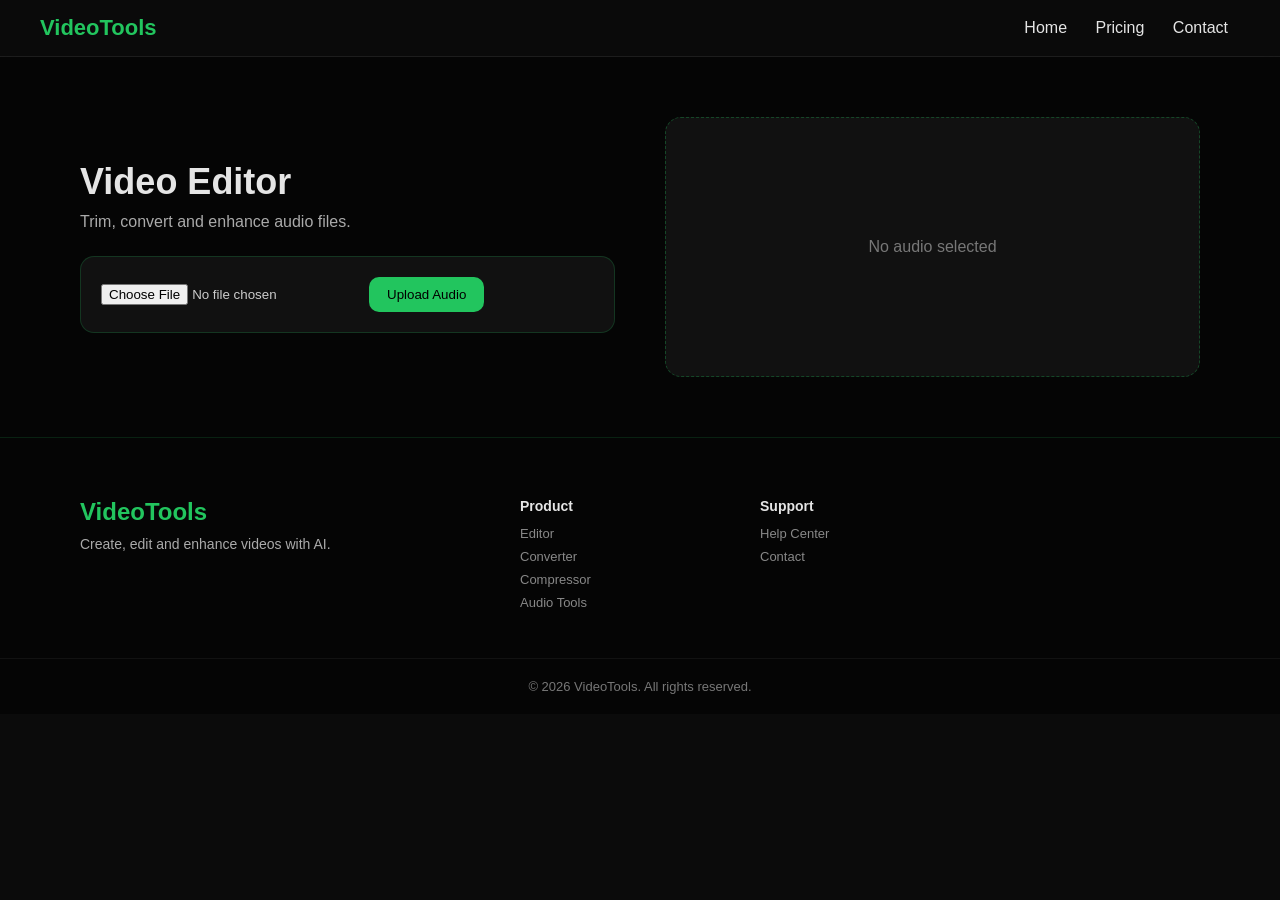
<file: audio.html>
<!DOCTYPE html>
<html lang="en">
<head>
  <meta charset="UTF-8">
  <title>Video Editor</title>
  <link rel="stylesheet" href="style.css">
  <style>
    /* ================= TOOL PAGE ================= */
/* ================= TOOL PAGE ================= */
.tool-page {
  padding: 60px 80px;
  background: #050505;
}

/* LAYOUT */
.tool-container {
  display: grid;
  grid-template-columns: 1fr 1fr;
  gap: 50px;
  align-items: center;
}

/* LEFT */
.tool-left h1 {
  font-size: 36px;
  margin-bottom: 10px;
}

.tool-left p {
  color: #aaa;
  margin-bottom: 25px;
}

/* UPLOAD BOX */
.upload-box {
  display: flex;
  gap: 15px;
  align-items: center;

  background: #111;
  border: 1px solid rgba(34,197,94,0.2);
  padding: 20px;
  border-radius: 14px;
}

/* INPUT */
.upload-box input {
  color: #ccc;
}

/* BUTTON */
.upload-box button {
  background: #22c55e;
  border: none;
  padding: 10px 18px;
  border-radius: 10px;
  cursor: pointer;
}

/* RIGHT PREVIEW */
.preview-box {
  height: 260px;
  background: #111;
  border: 1px dashed rgba(34,197,94,0.3);
  border-radius: 16px;

  display: flex;
  align-items: center;
  justify-content: center;

  color: #777;
}

/* HOVER EFFECT */
.upload-box:hover {
  box-shadow: 0 0 20px rgba(34,197,94,0.15);
}
.preview-box video {
  width: 100%;
  height: 100%;
  object-fit: contain; /* THIS is the key */
  border-radius: 16px;
}

  </style>
</head>
<body>

<!-- NAV -->
<header class="navbar">
  <h2 class="logo">VideoTools</h2>
  <nav>
    <a href="index.html">Home</a>
    <a href="pricing.html">Pricing</a>
    <a href="contact.html">Contact</a>
  </nav>
</header>

<!-- TOOL PAGE -->
<section class="tool-page">

  <div class="tool-container">

    <!-- LEFT SIDE -->
    <div class="tool-left">
      <h1>Video Editor</h1>
      <p>Trim, convert and enhance audio files.</p>

      <div class="upload-box">
        <input type="file" id="fileInput">
        <button>Upload Audio</button>
      </div>
    </div>

    <!-- RIGHT SIDE -->
    <div class="tool-right">
      <div class="preview-box">
        <p>No audio selected</p>
      </div>
    </div>

  </div>

</section>

<footer class="footer">

  <div class="footer-container">

    <!-- LEFT -->
    <div class="footer-brand">
      <h2>VideoTools</h2>
      <p>Create, edit and enhance videos with AI.</p>
    </div>

    <!-- LINKS -->
    <div class="footer-links">
      <h4>Product</h4>
      <a href="editor.html">Editor</a>
      <a href="converter.html">Converter</a>
      <a href="compressor.html">Compressor</a>
      <a href="audio.html">Audio Tools</a>
    </div>



    <div class="footer-links">
      <h4>Support</h4>
      <a href="contact.html">Help Center</a>
      <a href="contact.html">Contact</a>
    </div>

  </div>

  <!-- BOTTOM -->
  <div class="footer-bottom">
    <p>© 2026 VideoTools. All rights reserved.</p>
  </div>

</footer>
<script src="script.js"></script>
</body>
</html>
</file>
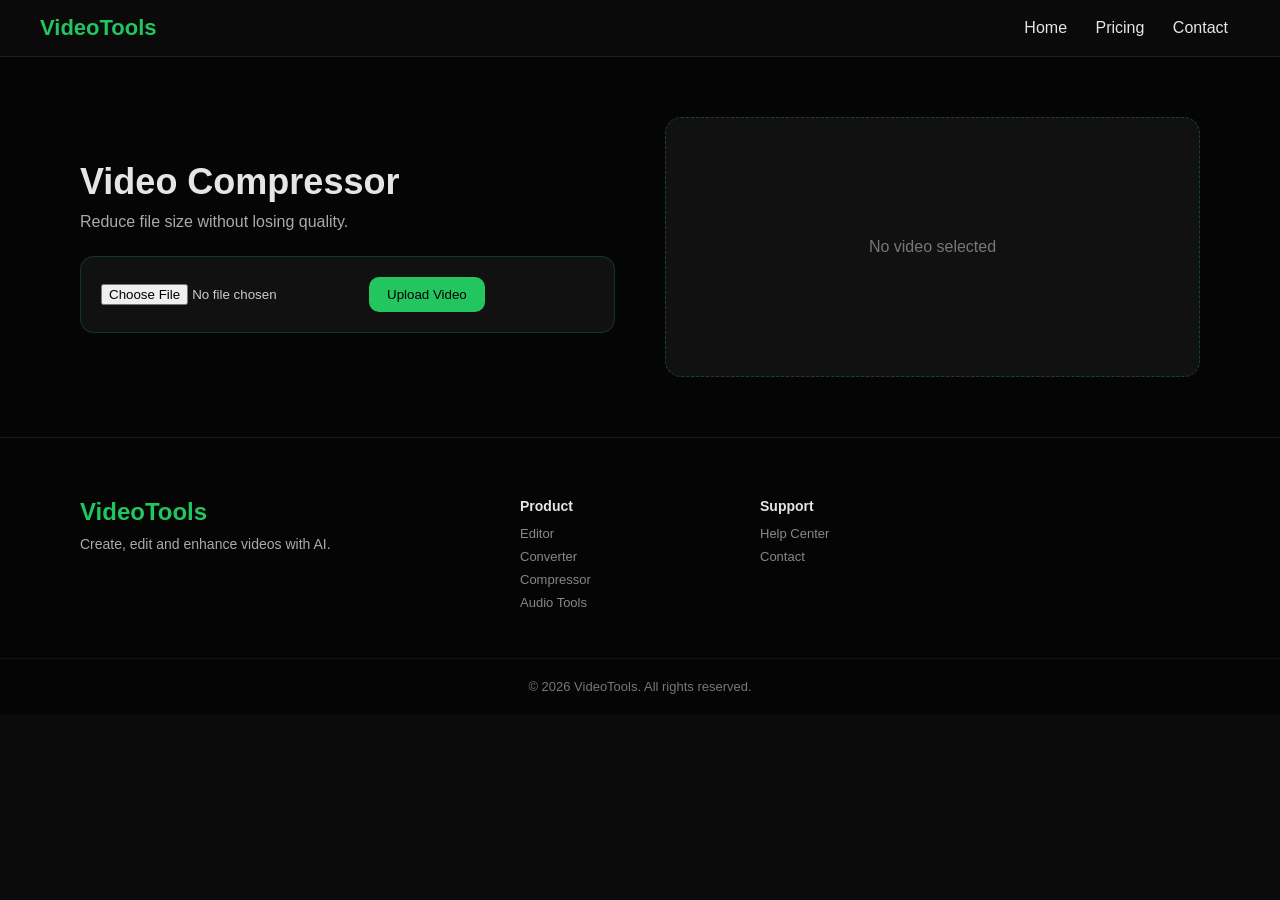
<file: compressor.html>
<!DOCTYPE html>
<html lang="en">
<head>
  <meta charset="UTF-8">
  <title>Video Editor</title>
  <link rel="stylesheet" href="style.css">
  <style>
    /* ================= TOOL PAGE ================= */
/* ================= TOOL PAGE ================= */
.tool-page {
  padding: 60px 80px;
  background: #050505;
}

/* LAYOUT */
.tool-container {
  display: grid;
  grid-template-columns: 1fr 1fr;
  gap: 50px;
  align-items: center;
}

/* LEFT */
.tool-left h1 {
  font-size: 36px;
  margin-bottom: 10px;
}

.tool-left p {
  color: #aaa;
  margin-bottom: 25px;
}

/* UPLOAD BOX */
.upload-box {
  display: flex;
  gap: 15px;
  align-items: center;

  background: #111;
  border: 1px solid rgba(34,197,94,0.2);
  padding: 20px;
  border-radius: 14px;
}

/* INPUT */
.upload-box input {
  color: #ccc;
}

/* BUTTON */
.upload-box button {
  background: #22c55e;
  border: none;
  padding: 10px 18px;
  border-radius: 10px;
  cursor: pointer;
}

/* RIGHT PREVIEW */
.preview-box {
  height: 260px;
  background: #111;
  border: 1px dashed rgba(34,197,94,0.3);
  border-radius: 16px;

  display: flex;
  align-items: center;
  justify-content: center;

  color: #777;
}

/* HOVER EFFECT */
.upload-box:hover {
  box-shadow: 0 0 20px rgba(34,197,94,0.15);
}
.preview-box video {
  width: 100%;
  height: 100%;
  object-fit: contain; /* THIS is the key */
  border-radius: 16px;
}

  </style>
</head>
<body>

<!-- NAV -->
<header class="navbar">
  <h2 class="logo">VideoTools</h2>
  <nav>
    <a href="index.html">Home</a>
    <a href="pricing.html">Pricing</a>
    <a href="contact.html">Contact</a>
  </nav>
</header>

<!-- TOOL PAGE -->
<section class="tool-page">

  <div class="tool-container">

    <!-- LEFT SIDE -->
    <div class="tool-left">
      <h1>Video Compressor</h1>
      <p>Reduce file size without losing quality.</p>

      <div class="upload-box">
        <input type="file" id="fileInput">
        <button>Upload Video</button>
      </div>
    </div>

    <!-- RIGHT SIDE -->
    <div class="tool-right">
      <div class="preview-box">
        <p>No video selected</p>
      </div>
    </div>

  </div>

</section>

<footer class="footer">

  <div class="footer-container">

    <!-- LEFT -->
    <div class="footer-brand">
      <h2>VideoTools</h2>
      <p>Create, edit and enhance videos with AI.</p>
    </div>

    <!-- LINKS -->
    <div class="footer-links">
      <h4>Product</h4>
      <a href="editor.html">Editor</a>
      <a href="converter.html">Converter</a>
      <a href="compressor.html">Compressor</a>
      <a href="audio.html">Audio Tools</a>
    </div>



    <div class="footer-links">
      <h4>Support</h4>
      <a href="contact.html">Help Center</a>
      <a href="contact.html">Contact</a>
    </div>

  </div>

  <!-- BOTTOM -->
  <div class="footer-bottom">
    <p>© 2026 VideoTools. All rights reserved.</p>
  </div>

</footer>
<script src="script.js"></script>
</body>
</html>
</file>
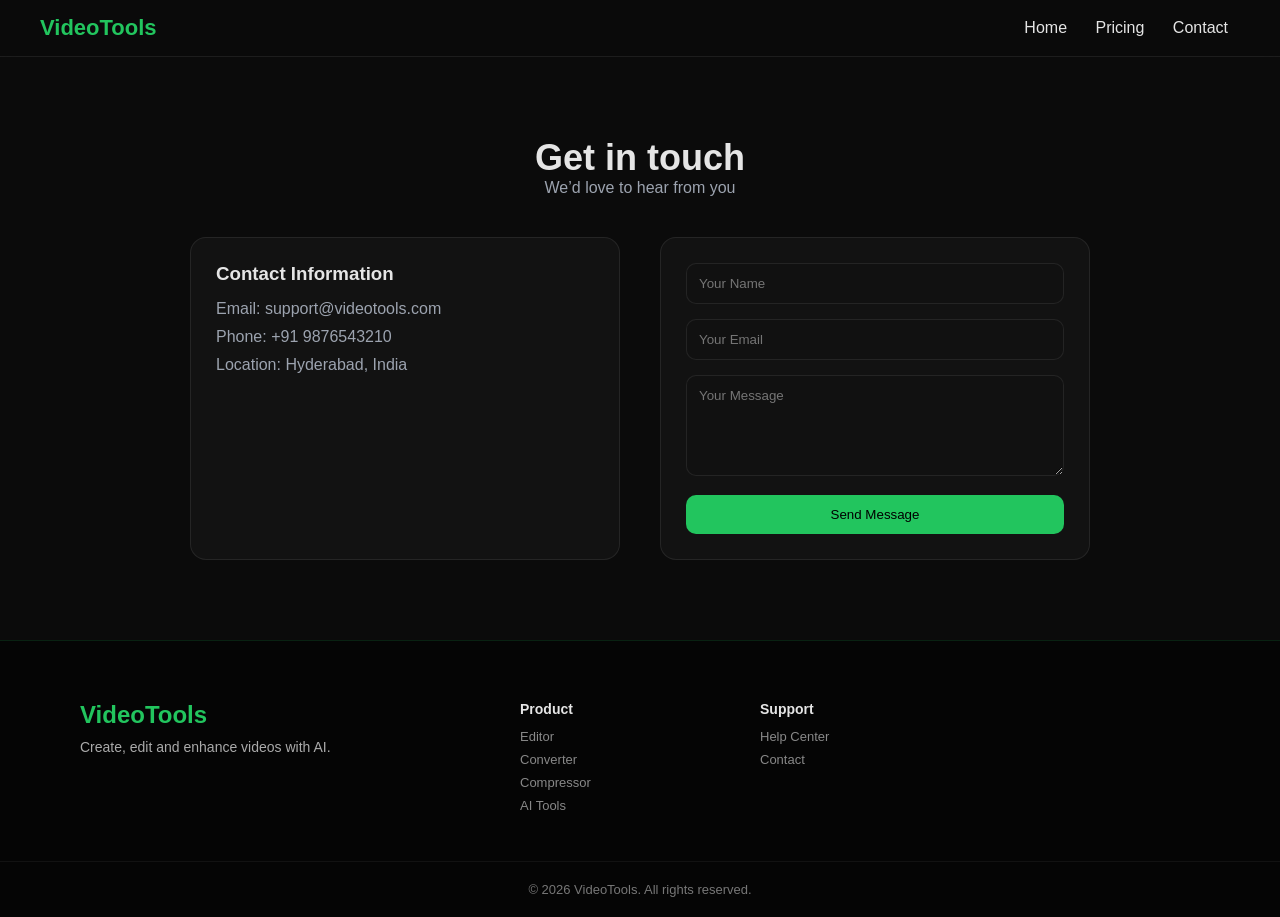
<file: contact.html>
<!DOCTYPE html>
<html lang="en">
<head>
  <meta charset="UTF-8">
  <title>Contact - VideoTools</title>
  <link rel="stylesheet" href="style.css">
</head>
<style>
    /* ================= CONTACT ================= */
.contact {
  padding: 80px;
  text-align: center;
  background: #0b0b0b;
}

.contact h1 {
  font-size: 36px;
}

.subtitle {
  color: var(--subtext);
  margin-bottom: 40px;
}

/* LAYOUT */
.contact-container {
  display: grid;
  grid-template-columns: 1fr 1fr;
  gap: 40px;
  max-width: 900px;
  margin: auto;
}

/* LEFT INFO */
.contact-info {
  text-align: left;
  background: var(--card);
  border: 1px solid var(--border);
  padding: 25px;
  border-radius: 16px;
}

.contact-info h3 {
  margin-bottom: 15px;
}

.contact-info p {
  color: var(--subtext);
  margin-bottom: 10px;
}

/* FORM */
.contact-form {
  background: var(--card);
  border: 1px solid var(--border);
  padding: 25px;
  border-radius: 16px;
}

/* INPUTS */
.input-group {
  margin-bottom: 15px;
}

.input-group input,
.input-group textarea {
  width: 100%;
  padding: 12px;
  border-radius: 10px;
  border: 1px solid var(--border);
  background: #111;
  color: white;
}

/* BUTTON */
.contact-form button {
  width: 100%;
  padding: 12px;
  background: var(--accent);
  color: black;
  border: none;
  border-radius: 10px;
  cursor: pointer;
}

.contact-form button:hover {
  box-shadow: 0 0 15px var(--accent-glow);
}
</style>
<body>

<!-- NAVBAR -->
<header class="navbar">
  <h2 class="logo">VideoTools</h2>
  <nav>
    <a href="index.html">Home</a>
    <a href="pricing.html">Pricing</a>
    <a href="contact.html" class="active">Contact</a>
  </nav>
</header>

<!-- CONTACT SECTION -->
<section class="contact">

  <h1>Get in touch</h1>
  <p class="subtitle">We’d love to hear from you</p>

  <div class="contact-container">

    <!-- LEFT INFO -->
    <div class="contact-info">
      <h3>Contact Information</h3>
      <p>Email: support@videotools.com</p>
      <p>Phone: +91 9876543210</p>
      <p>Location: Hyderabad, India</p>
    </div>

    <!-- FORM -->
    <form class="contact-form">

      <div class="input-group">
        <input type="text" placeholder="Your Name" required>
      </div>

      <div class="input-group">
        <input type="email" placeholder="Your Email" required>
      </div>

      <div class="input-group">
        <textarea placeholder="Your Message" rows="5" required></textarea>
      </div>

      <button type="submit">Send Message</button>

    </form>

  </div>

</section>

<footer class="footer">

  <div class="footer-container">

    <div class="footer-brand">
      <h2>VideoTools</h2>
      <p>Create, edit and enhance videos with AI.</p>
    </div>

    <div class="footer-links">
      <h4>Product</h4>
      <a href="#">Editor</a>
      <a href="#">Converter</a>
      <a href="#">Compressor</a>
      <a href="#">AI Tools</a>
    </div>


    <div class="footer-links">
      <h4>Support</h4>
      <a href="contact.html">Help Center</a>
      <a href="contact.html">Contact</a>
    </div>

  </div>

  <div class="footer-bottom">
    <p>© 2026 VideoTools. All rights reserved.</p>
  </div>

</footer>

</body>
</html>
</file>
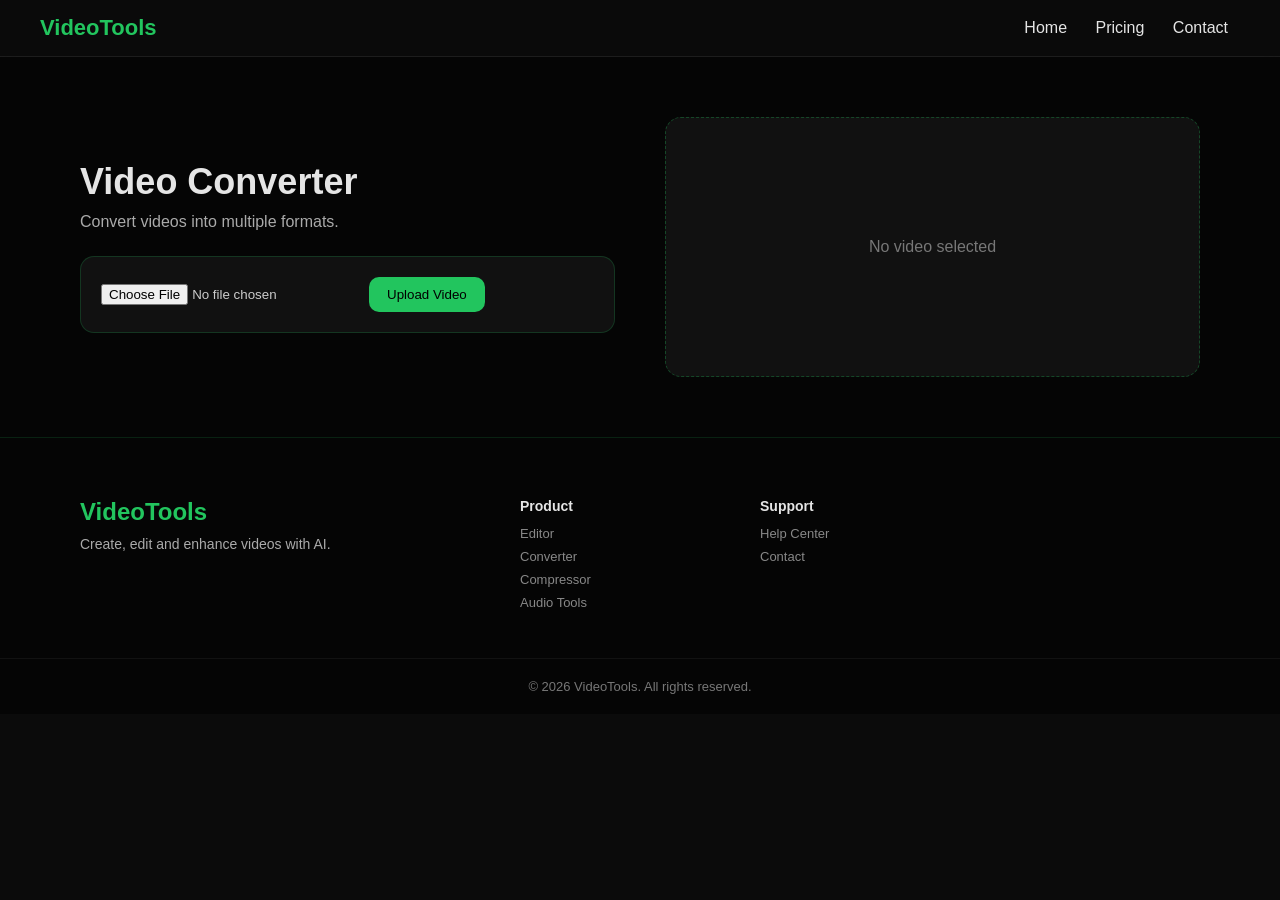
<file: converter.html>
<!DOCTYPE html>
<html lang="en">
<head>
  <meta charset="UTF-8">
  <title>Video Editor</title>
  <link rel="stylesheet" href="style.css">
  <style>
    /* ================= TOOL PAGE ================= */
/* ================= TOOL PAGE ================= */
.tool-page {
  padding: 60px 80px;
  background: #050505;
}

/* LAYOUT */
.tool-container {
  display: grid;
  grid-template-columns: 1fr 1fr;
  gap: 50px;
  align-items: center;
}

/* LEFT */
.tool-left h1 {
  font-size: 36px;
  margin-bottom: 10px;
}

.tool-left p {
  color: #aaa;
  margin-bottom: 25px;
}

/* UPLOAD BOX */
.upload-box {
  display: flex;
  gap: 15px;
  align-items: center;

  background: #111;
  border: 1px solid rgba(34,197,94,0.2);
  padding: 20px;
  border-radius: 14px;
}

/* INPUT */
.upload-box input {
  color: #ccc;
}

/* BUTTON */
.upload-box button {
  background: #22c55e;
  border: none;
  padding: 10px 18px;
  border-radius: 10px;
  cursor: pointer;
}

/* RIGHT PREVIEW */
.preview-box {
  height: 260px;
  background: #111;
  border: 1px dashed rgba(34,197,94,0.3);
  border-radius: 16px;

  display: flex;
  align-items: center;
  justify-content: center;

  color: #777;
}

/* HOVER EFFECT */
.upload-box:hover {
  box-shadow: 0 0 20px rgba(34,197,94,0.15);
}
.preview-box video {
  width: 100%;
  height: 100%;
  object-fit: contain; /* THIS is the key */
  border-radius: 16px;
}

  </style>
</head>
<body>

<!-- NAV -->
<header class="navbar">
  <h2 class="logo">VideoTools</h2>
  <nav>
    <a href="index.html">Home</a>
    <a href="pricing.html">Pricing</a>
    <a href="contact.html">Contact</a>
  </nav>
</header>

<!-- TOOL PAGE -->
<section class="tool-page">

  <div class="tool-container">

    <!-- LEFT SIDE -->
    <div class="tool-left">
      <h1>Video Converter</h1>
      <p>Convert videos into multiple formats.</p>

      <div class="upload-box">
        <input type="file" id="fileInput">
        <button>Upload Video</button>
      </div>
    </div>

    <!-- RIGHT SIDE -->
    <div class="tool-right">
      <div class="preview-box">
        <p>No video selected</p>
      </div>
    </div>

  </div>

</section>

<footer class="footer">

  <div class="footer-container">

    <!-- LEFT -->
    <div class="footer-brand">
      <h2>VideoTools</h2>
      <p>Create, edit and enhance videos with AI.</p>
    </div>

    <!-- LINKS -->
    <div class="footer-links">
      <h4>Product</h4>
      <a href="editor.html">Editor</a>
      <a href="converter.html">Converter</a>
      <a href="compressor.html">Compressor</a>
      <a href="audio.html">Audio Tools</a>
    </div>



    <div class="footer-links">
      <h4>Support</h4>
      <a href="contact.html">Help Center</a>
      <a href="contact.html">Contact</a>

    </div>

  </div>

  <!-- BOTTOM -->
  <div class="footer-bottom">
    <p>© 2026 VideoTools. All rights reserved.</p>
  </div>

</footer>
<script src="script.js"></script>
</body>
</html>
</file>
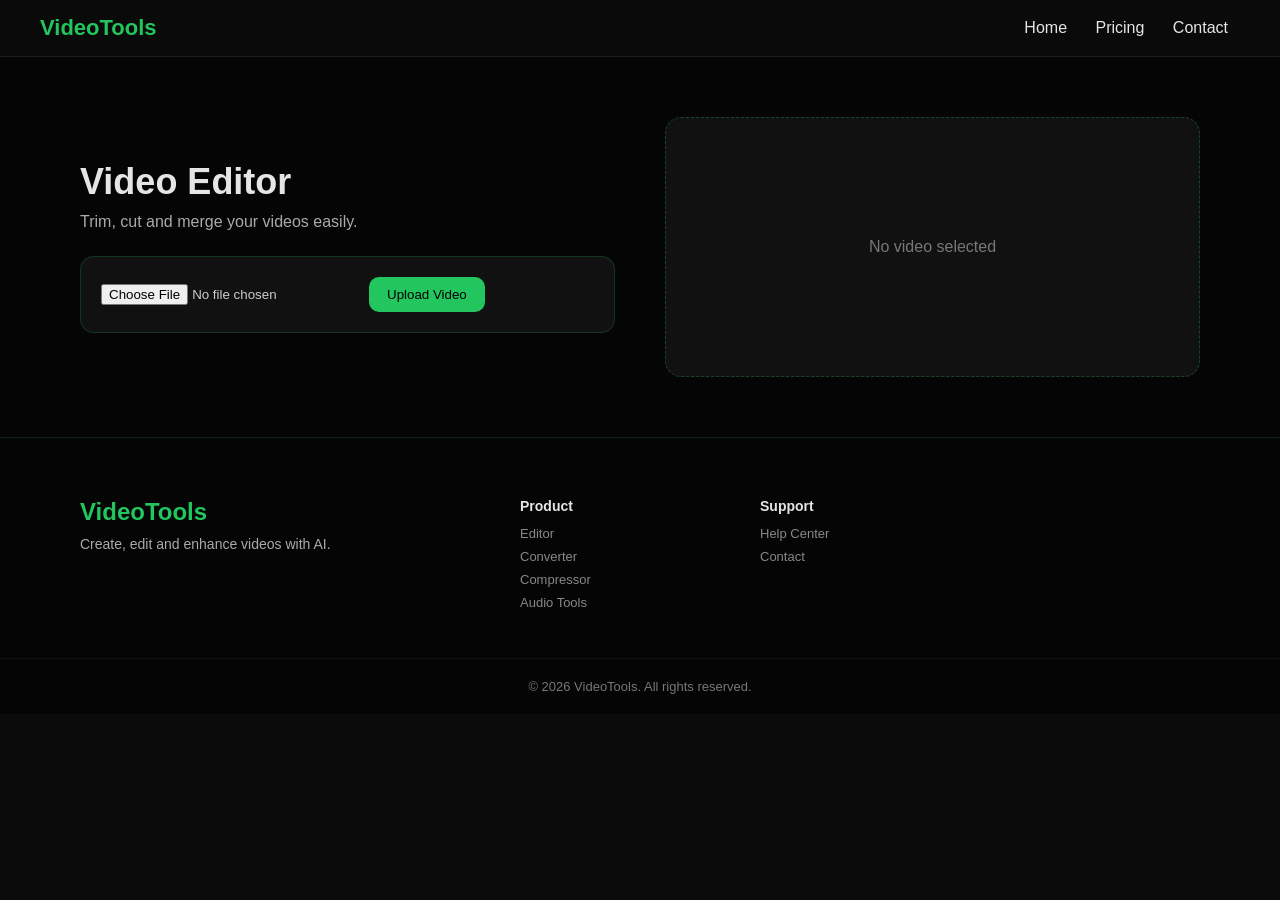
<file: editor.html>
<!DOCTYPE html>
<html lang="en">
<head>
  <meta charset="UTF-8">
  <title>Video Editor</title>
  <link rel="stylesheet" href="style.css">
  <style>
    /* ================= TOOL PAGE ================= */
/* ================= TOOL PAGE ================= */
.tool-page {
  padding: 60px 80px;
  background: #050505;
}

/* LAYOUT */
.tool-container {
  display: grid;
  grid-template-columns: 1fr 1fr;
  gap: 50px;
  align-items: center;
}

/* LEFT */
.tool-left h1 {
  font-size: 36px;
  margin-bottom: 10px;
}

.tool-left p {
  color: #aaa;
  margin-bottom: 25px;
}

/* UPLOAD BOX */
.upload-box {
  display: flex;
  gap: 15px;
  align-items: center;

  background: #111;
  border: 1px solid rgba(34,197,94,0.2);
  padding: 20px;
  border-radius: 14px;
}

/* INPUT */
.upload-box input {
  color: #ccc;
}

/* BUTTON */
.upload-box button {
  background: #22c55e;
  border: none;
  padding: 10px 18px;
  border-radius: 10px;
  cursor: pointer;
}

/* RIGHT PREVIEW */
.preview-box {
  height: 260px;
  background: #111;
  border: 1px dashed rgba(34,197,94,0.3);
  border-radius: 16px;

  display: flex;
  align-items: center;
  justify-content: center;

  color: #777;
}

/* HOVER EFFECT */
.upload-box:hover {
  box-shadow: 0 0 20px rgba(34,197,94,0.15);
}
.preview-box video {
  width: 100%;
  height: 100%;
  object-fit: contain; /* THIS is the key */
  border-radius: 16px;
}

  </style>
</head>
<body>

<!-- NAV -->
<header class="navbar">
  <h2 class="logo">VideoTools</h2>
  <nav>
    <a href="index.html">Home</a>
    <a href="pricing.html">Pricing</a>
    <a href="contact.html">Contact</a>
  </nav>
</header>

<!-- TOOL PAGE -->
<section class="tool-page">

  <div class="tool-container">

    <!-- LEFT SIDE -->
    <div class="tool-left">
      <h1>Video Editor</h1>
      <p>Trim, cut and merge your videos easily.</p>

      <div class="upload-box">
        <input type="file" id="fileInput">
        <button>Upload Video</button>
      </div>
    </div>

    <!-- RIGHT SIDE -->
    <div class="tool-right">
      <div class="preview-box">
        <p>No video selected</p>
      </div>
    </div>

  </div>

</section>

<footer class="footer">

  <div class="footer-container">

    <!-- LEFT -->
    <div class="footer-brand">
      <h2>VideoTools</h2>
      <p>Create, edit and enhance videos with AI.</p>
    </div>

    <!-- LINKS -->
    <div class="footer-links">
      <h4>Product</h4>
      <a href="editor.html">Editor</a>
      <a href="converter.html">Converter</a>
      <a href="compressor.html">Compressor</a>
      <a href="audio.html">Audio Tools</a>
    </div>



    <div class="footer-links">
      <h4>Support</h4>
      <a href="contact.html">Help Center</a>
      <a href="contact.html">Contact</a>

    </div>

  </div>

  <!-- BOTTOM -->
  <div class="footer-bottom">
    <p>© 2026 VideoTools. All rights reserved.</p>
  </div>

</footer>
<script src="script.js"></script>
</body>
</html>
</file>
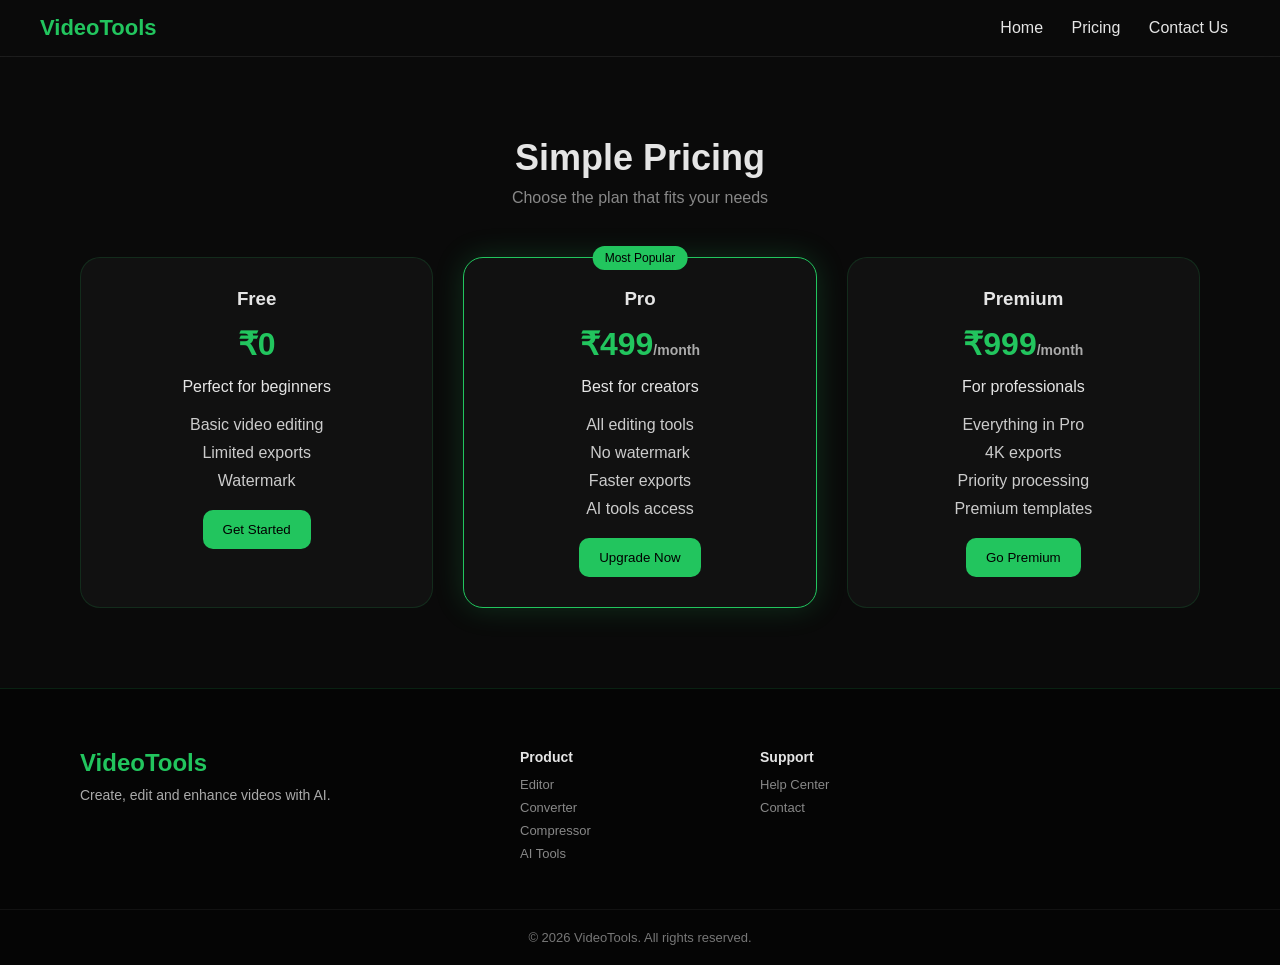
<file: pricing.html>
<!DOCTYPE html>
<html lang="en">
<head>
  <meta charset="UTF-8">
  <title>Pricing - VideoTools</title>
  <link rel="stylesheet" href="style.css">
</head>
<style>
    /* ================= PRICING ================= */
.pricing {
  padding: 80px;
  text-align: center;
  background: #0a0a0a;
}

.pricing h1 {
  font-size: 36px;
  margin-bottom: 10px;
}

.subtitle {
  color: #888;
  margin-bottom: 50px;
}

/* GRID */
.pricing-grid {
  display: grid;
  grid-template-columns: repeat(3, 1fr);
  gap: 30px;
}

/* CARD */
.pricing-card {
  background: #111;
  border: 1px solid rgba(34,197,94,0.15);
  border-radius: 20px;

  padding: 30px;
  position: relative;

  transition: 0.3s;
}

/* POPULAR */
.pricing-card.popular {
  border: 1px solid #22c55e;
  box-shadow: 0 0 30px rgba(34,197,94,0.2);
}

/* BADGE */
.badge {
  position: absolute;
  top: -12px;
  left: 50%;
  transform: translateX(-50%);
  background: #22c55e;
  color: black;
  padding: 5px 12px;
  border-radius: 12px;
  font-size: 12px;
}

/* PRICE */
.pricing-card h2 {
  font-size: 32px;
  margin: 15px 0;
  color: #22c55e;
}

.pricing-card h2 span {
  font-size: 14px;
  color: #aaa;
}

/* FEATURES */
.pricing-card ul {
  list-style: none;
  padding: 0;
  margin: 20px 0;
}

.pricing-card ul li {
  margin: 10px 0;
  color: #ccc;
}

/* BUTTON */
.pricing-card button {
  background: #22c55e;
  color: black;
  border: none;
  padding: 12px 20px;
  border-radius: 10px;
  cursor: pointer;
  transition: 0.2s;
}

.pricing-card button:hover {
  background: #16a34a;
}

/* HOVER */
.pricing-card:hover {
  transform: translateY(-10px);
}
</style>
<body>

  <!-- NAVBAR -->
  <header class="navbar">
    <h2 class="logo">VideoTools</h2>
    <nav>
      <a href="index.html">Home</a>
      <a href="pricing.html" class="active">Pricing</a>
      <a href="contact.html">Contact Us</a>
    </nav>
  </header>

  <!-- PRICING SECTION -->
  <section class="pricing">

    <h1>Simple Pricing</h1>
    <p class="subtitle">Choose the plan that fits your needs</p>

    <div class="pricing-grid">

      <!-- FREE -->
      <div class="pricing-card">
        <h3>Free</h3>
        <h2>₹0</h2>
        <p>Perfect for beginners</p>

        <ul>
          <li>Basic video editing</li>
          <li>Limited exports</li>
          <li>Watermark</li>
        </ul>

        <button>Get Started</button>
      </div>

      <!-- PRO -->
      <div class="pricing-card popular">
        <span class="badge">Most Popular</span>
        <h3>Pro</h3>
        <h2>₹499<span>/month</span></h2>
        <p>Best for creators</p>

        <ul>
          <li>All editing tools</li>
          <li>No watermark</li>
          <li>Faster exports</li>
          <li>AI tools access</li>
        </ul>

        <button>Upgrade Now</button>
      </div>

      <!-- PREMIUM -->
      <div class="pricing-card">
        <h3>Premium</h3>
        <h2>₹999<span>/month</span></h2>
        <p>For professionals</p>

        <ul>
          <li>Everything in Pro</li>
          <li>4K exports</li>
          <li>Priority processing</li>
          <li>Premium templates</li>
        </ul>

        <button>Go Premium</button>
      </div>

    </div>

  </section>

<footer class="footer">

  <div class="footer-container">

    <div class="footer-brand">
      <h2>VideoTools</h2>
      <p>Create, edit and enhance videos with AI.</p>
    </div>

    <div class="footer-links">
      <h4>Product</h4>
      <a href="#">Editor</a>
      <a href="#">Converter</a>
      <a href="#">Compressor</a>
      <a href="#">AI Tools</a>
    </div>


    <div class="footer-links">
      <h4>Support</h4>
      <a href="#">Help Center</a>
      <a href="#">Contact</a>
    </div>

  </div>

  <div class="footer-bottom">
    <p>© 2026 VideoTools. All rights reserved.</p>
  </div>

</footer>

</body>
</html>
</file>
<file: style.css>
/* ================= GLOBAL ================= */
:root {
  --bg: #0b0b0b;
  --card: #121212;
  --card-light: #181818;

  --text: #e5e5e5;
  --subtext: #9ca3af;

  --accent: #22c55e;
  --accent-glow: #4ade80;

  --border: rgba(255,255,255,0.08);
}

* {
  margin: 0;
  padding: 0;
  box-sizing: border-box;
  font-family: 'Inter', sans-serif;
}
html {
  scroll-behavior: smooth;
}
body {
  background: var(--bg);
  color: var(--text);
}

/* ================= NAVBAR ================= */
.navbar {
  display: flex;
  justify-content: space-between;
  align-items: center;
  padding: 15px 40px;

  background: rgba(10,10,10,0.7);
  backdrop-filter: blur(10px);
  border-bottom: 1px solid var(--border);
}

.navbar nav a {
  margin: 0 12px;
  text-decoration: none;
  color: var(--text);
}

.logo {
  color: var(--accent);
  font-size: 22px;
  font-weight: 600;
}

.auth button {
  margin-left: 10px;
}

/* BUTTONS */
.btn-primary {
  background: var(--accent);
  color: black;
  border: none;
  padding: 8px 16px;
  border-radius: 10px;
  cursor: pointer;
}

.btn-primary:hover {
  box-shadow: 0 0 20px var(--accent-glow);
}

.btn-outline {
  background: transparent;
  border: 1px solid var(--border);
  color: var(--text);
  padding: 8px 16px;
  border-radius: 10px;
}

/* ================= HERO ================= */
.hero {
  display: flex;
  align-items: center;
  justify-content: space-between;

  min-height: 50vh; /* controls height properly */
  padding: 40px 60px; /* reduced from 80px */

  background: radial-gradient(
      circle at 20% 50%,
      rgba(34,197,94,0.15),
      transparent 40%
    ),
    linear-gradient(
      135deg,
      #020617,
      #052e16,
      #022c22
    );
}

.hero h1 {
  font-size: 48px;
  color: white;
}

.hero p {
  color: var(--subtext);
  margin: 20px 0;
}
.hero .btn-white {
  background: var(--accent);
  color: black;
  padding: 12px 20px;
  border-radius: 10px;
  border: none;
  cursor: pointer;
}
/* ===== STATS SECTION ===== */
.stats {
  display: grid;
  grid-template-columns: repeat(4, 1fr);
  gap: 25px;

  padding: 60px 80px;
  background: #0b0b0b;
  text-align: center;
}

/* CARD */
.stat {
  background: linear-gradient(145deg, #111, #0a0a0a);
  border: 1px solid rgba(34,197,94,0.15);
  border-radius: 18px;

  padding: 30px 20px;
  transition: 0.3s;
}

/* NUMBER */
.stat h2 {
  font-size: 34px;
  color: #22c55e;
  margin-bottom: 8px;
}

/* TEXT */
.stat p {
  font-size: 14px;
  color: #aaa;
}

/* HOVER */
.stat:hover {
  transform: translateY(-6px);
  box-shadow: 0 0 25px rgba(34,197,94,0.25);
}
/* ================= EXPLORE ================= */
.explore {
  text-align: center;
  padding: 60px;
  background: #0f0f0f;
}

.tabs {
  margin-top: 20px;
}

.tabs button {
  padding: 10px 18px;
  border-radius: 20px;
  border: 1px solid var(--border);
  background: var(--card);
  color: var(--text);
  margin: 5px;
  cursor: pointer;
}

.tabs .active {
  background: var(--accent);
  color: black;
}

/* ================= TOOLS ================= */
.tools {
  display: grid;
  grid-template-columns: repeat(2, 1fr);
  gap: 30px;
  padding: 60px 80px;
  width: 100%;
}

/* CARD (VIDEO BACKGROUND) */
.card {
  position: relative;
  height: 260px;
  border-radius: 24px;
  overflow: hidden;
  cursor: pointer;
}

/* VIDEO */
.card video {
  position: absolute;
  inset: 0;
  width: 100%;
  height: 100%;
  object-fit: cover;
}

/* OVERLAY */
.card::after {
  content: "";
  position: absolute;
  inset: 0;
  background: linear-gradient(
    to top,
    rgba(0,0,0,0.7),
    rgba(0,0,0,0.2)
  );
}

/* CONTENT */
.card-content {
  position: absolute;
  bottom: 20px;
  left: 20px;
  z-index: 2;
  color: white;
}

.card-content h3 {
  font-size: 22px;
}

.card-content p {
  font-size: 14px;
  opacity: 0.9;
}

.card-content button {
  margin-top: 12px;
  padding: 8px 14px;
  border: none;
  border-radius: 8px;
  background: white;
  color: black;
}

/* HOVER */
.card:hover {
  transform: scale(1.03);
  box-shadow: 0 30px 70px rgba(0,0,0,0.3);
}

/* GENERATOR SECTION */
.generator {
  display: flex;
  align-items: center;
  justify-content: space-between;

  padding: 120px 80px;   
  gap: 80px;

  min-height: 10vh;      
}

/* LEFT SIDE */
.gen-left {
  flex: 1.2;             
  max-width: 600px;
}

.gen-left h2 {
  font-size: 44px;
  margin-bottom: 15px;
}

.gen-left .sub {
  color: var(--subtext);
  font-size: 16px;
  margin-bottom: 15px;
}

.gen-left .desc {
  color: #9ca3af;
  font-size: 15px;
  line-height: 1.6;
  margin-bottom: 25px;
}

/* INPUT */
.input-box {
  display: flex;
  max-width: 520px;
  border-radius: 12px;
  overflow: hidden;

  background: var(--card);
  border: 1px solid var(--border);
}

.input-box input {
  flex: 1;
  padding: 14px;
  border: none;
  background: transparent;
  color: white;
}

.input-box button {
  padding: 14px 26px;
  border: none;
  background: var(--accent);
  color: black;
  font-weight: 500;
}

/* RIGHT SIDE */
.gen-right {
  flex: 1;
  display: flex;
  justify-content: center;
}

.gen-right img {
  width: 100%;
  max-width: 520px;   /* 🔥 slightly bigger */
  border-radius: 20px;
}

/* INPUT */
.input-box {
  display: flex;
  max-width: 500px;
  border-radius: 12px;
  overflow: hidden;
  background: var(--card);
  border: 1px solid var(--border);
}

.input-box input {
  flex: 1;
  padding: 14px;
  border: none;
  background: transparent;
  color: white;
}

.input-box button {
  padding: 14px 24px;
  border: none;
  background: var(--accent);
  color: black;
}

/* IMAGE */
.gen-right img {
  width: 100%;
  max-width: 450px;
  border-radius: 20px;
}

/* ================= REVIEWS ================= */
.reviews {
  padding: 80px;
  background: #0f0f0f;
  text-align: center;
}

.reviews h2 {
  margin-bottom: 50px;
  font-size: 28px;
}

/* GRID */
.review-grid {
  display: grid;
  grid-template-columns: repeat(4, 1fr);
  gap: 30px;
}

/* CARD */
.review-card {
  background: var(--card);
  border: 1px solid var(--border);
  border-radius: 18px;

  padding: 25px;
  text-align: left;

  transition: 0.3s;
}

/* TEXT */
.review-card p {
  font-size: 14px;
  color: var(--text);
  line-height: 1.5;
  margin-bottom: 20px;
}

/* USER */
.user {
  display: flex;
  flex-direction: column;
}

.name {
  font-weight: 600;
}

.role {
  font-size: 12px;
  color: var(--subtext);
}

/* HOVER GLOW */
.review-card:hover {
  transform: translateY(-6px);
  box-shadow:
    0 0 0 1px var(--accent),
    0 10px 30px rgba(34,197,94,0.25);
}
/* USER SECTION */
.user {
  display: flex;
  align-items: center;
  gap: 12px;
}

/* AVATAR */
.user img {
  width: 40px;
  height: 40px;
  border-radius: 50%;
  object-fit: cover;

  border: 2px solid rgba(34,197,94,0.4);
}

/* NAME */
.name {
  display: block;
  font-weight: 600;
}

/* ROLE */
.role {
  font-size: 12px;
  color: var(--subtext);
}
/* VIDEO PRESET CARDS */
.video-card {
  position: relative;
  height: 180px;
  border-radius: 18px;
  overflow: hidden;

  background: var(--card-light);
  border: 1px solid var(--border);
  cursor: pointer;

  transition: 0.3s;
}

/* IMAGE */
.video-card img {
  width: 100%;
  height: 100%;
  object-fit: cover;
  opacity: 0.85;
}

/* OVERLAY */
.overlay {
  position: absolute;
  inset: 0;
  background: linear-gradient(
    to top,
    rgba(0,0,0,0.8),
    rgba(0,0,0,0.2)
  );
  display: flex;
  align-items: flex-end;
  padding: 15px;
}

.overlay h4 {
  color: var(--text);
}

/* HOVER GLOW */
.video-card:hover {
  transform: translateY(-6px) scale(1.03);
  box-shadow:
    0 0 0 1px var(--accent),
    0 10px 30px rgba(34,197,94,0.25);
}

/* PLAY ICON */
.video-card::after {
  content: "▶";
  position: absolute;
  top: 50%;
  left: 50%;
  transform: translate(-50%, -50%);
  color: var(--accent);
  opacity: 0;
  transition: 0.3s;
}

.video-card:hover::after {
  opacity: 1;
}
/* INITIAL STATE (hidden) */
.fade-in {
  opacity: 0;
  transform: translateY(40px);
  transition: all 0.8s ease;
}

/* WHEN VISIBLE */
.fade-in.show {
  opacity: 1;
  transform: translateY(0);
}
/* ================= FOOTER ================= */
.footer {
  background: #050505;
  border-top: 1px solid rgba(34,197,94,0.15);
  padding-top: 60px;
}

/* GRID */
.footer-container {
  display: grid;
  grid-template-columns: 2fr 1fr 1fr 1fr;
  gap: 40px;
  padding: 0 80px 40px;
}

/* BRAND */
.footer-brand h2 {
  color: #22c55e;
  margin-bottom: 10px;
}

.footer-brand p {
  color: #aaa;
  font-size: 14px;
}

/* LINKS */
.footer-links h4 {
  margin-bottom: 12px;
  font-size: 14px;
}

.footer-links a {
  display: block;
  color: #888;
  text-decoration: none;
  font-size: 13px;
  margin-bottom: 8px;
  transition: 0.2s;
}

.footer-links a:hover {
  color: #22c55e;
}

/* BOTTOM */
.footer-bottom {
  border-top: 1px solid rgba(255,255,255,0.05);
  text-align: center;
  padding: 20px;
  font-size: 13px;
  color: #777;
}
/* ================= LOGIN MODAL ================= */
.modal {
  position: fixed;
  top: 0;
  left: 0;
  width: 100%;
  height: 100%;

  background: rgba(0,0,0,0.7);
  backdrop-filter: blur(6px);

  display: none;
  align-items: center;
  justify-content: center;

  z-index: 999;
}

/* BOX */
.modal-content {
  background: #0f0f0f;
  border: 1px solid rgba(34,197,94,0.2);
  border-radius: 18px;

  padding: 30px;
  width: 350px;
  text-align: center;

  position: relative;
}

/* TEXT */
.modal-sub {
  color: #aaa;
  margin-bottom: 20px;
}

/* INPUTS */
.form-group {
  margin-bottom: 15px;
}

.form-group input {
  width: 100%;
  padding: 12px;
  border-radius: 10px;
  border: 1px solid var(--border);
  background: #111;
  color: white;
}

/* BUTTON */
.modal-btn {
  width: 100%;
  padding: 12px;
  background: var(--accent);
  color: black;
  border: none;
  border-radius: 10px;
  cursor: pointer;
}

.modal-btn:hover {
  box-shadow: 0 0 15px var(--accent-glow);
}

/* CLOSE */
.close-btn {
  position: absolute;
  top: 10px;
  right: 15px;
  font-size: 20px;
  cursor: pointer;
}

/* EXTRA TEXT */
.extra {
  margin-top: 15px;
  font-size: 13px;
  color: #888;
}

.extra span {
  color: var(--accent);
  cursor: pointer;
}
</file>
